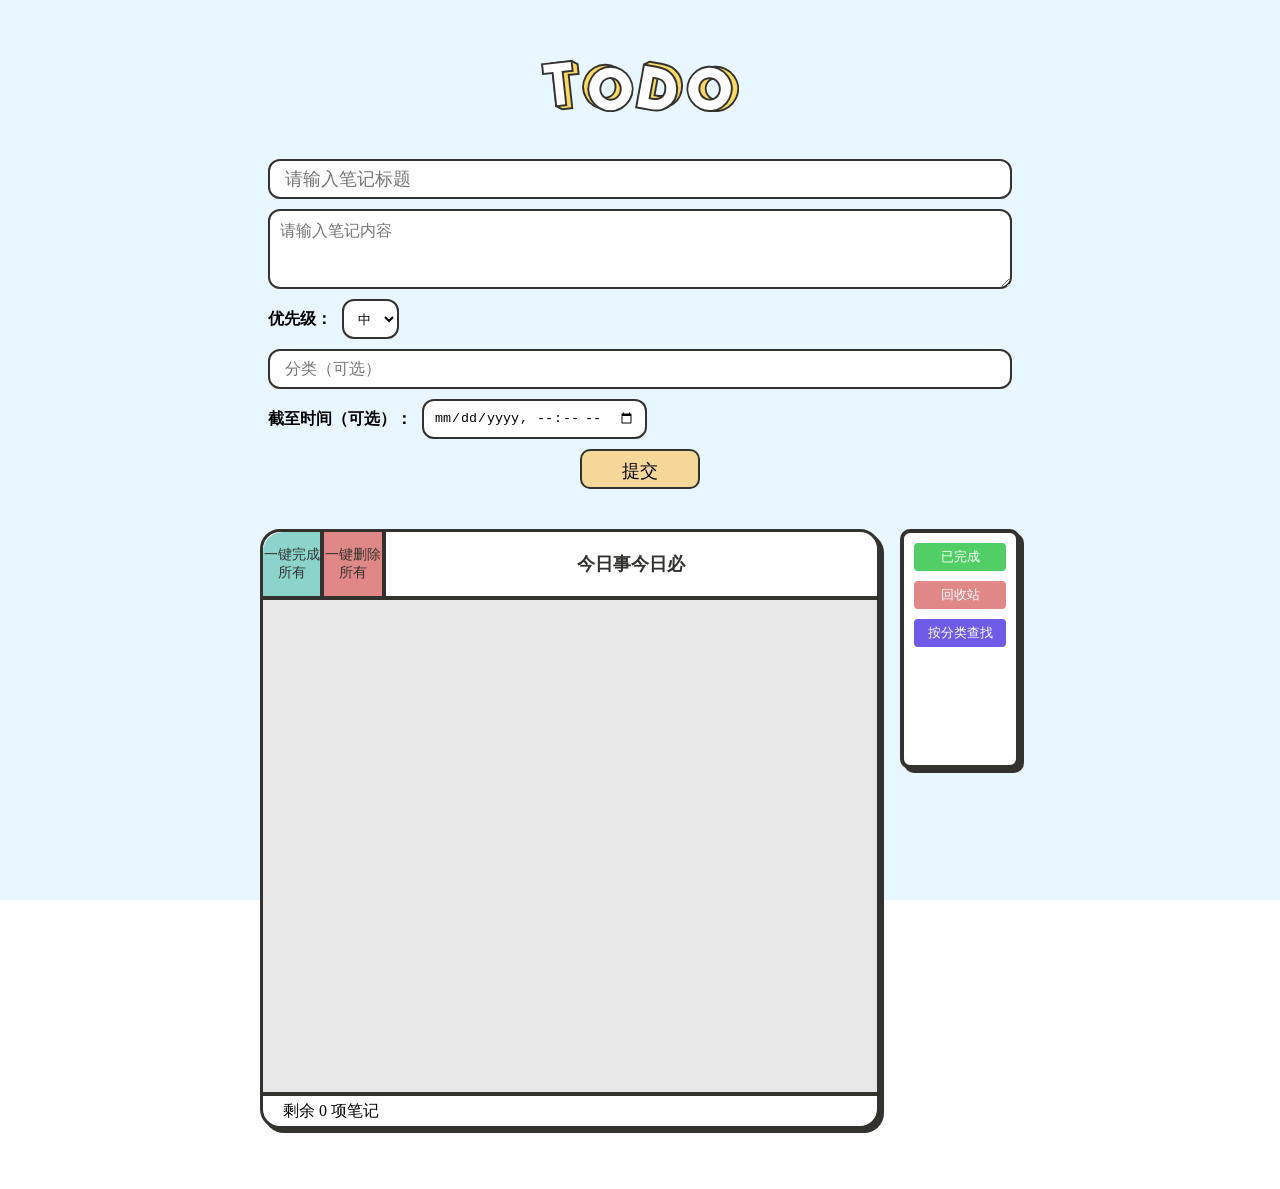
<file: todoList/index.html>
<!DOCTYPE html>
<html lang="en">
<head>
  <meta charset="UTF-8">
  <meta name="viewport" content="width=device-width, initial-scale=1.0">
  <title>to-do List</title>
</head>
<link rel="stylesheet" href="style.css">
<body>
  <!-- 背景 -->
  <div class="bg-pattern"></div>

  <!-- 主体 -->
  <div class="todo">
    <!-- 标题 -->
    <div class="header">
      <div class="top">
        <!-- todo标题 -->
        <h1 class="title">
          <img src="images/todo.svg" alt="">
        </h1>

        <!-- 输入 -->
        <div class="input">
          <input class="add" type="text" id="title-input" placeholder="请输入笔记标题">
          <textarea class="content-input" id="content-input" placeholder="请输入笔记内容"></textarea>
          <!-- 笔记优先级选择 -->
          <div class="priority-wrap">
            <label for="priority-select">优先级：</label>
            <select id="priority-select">
              <option value="high">高</option>
              <option value="medium" selected>中</option>
              <option value="low">低</option>
            </select>
          </div>
          <!-- 分类输入框 -->
          <input class="category-input" type="text" id="category-input" placeholder="分类（可选）">
          <!-- 截止时间选择 -->
          <div class="due-date-wrap">
            <label for="due-date-input">截至时间（可选）：</label>
            <input type="datetime-local" id="due-date-input">
          </div>
          <!-- 提交 -->
          <button type="button" class="button" id="submit-btn">提交</button>
        </div>
      </div>
    </div>

    <!-- 内容 -->
    <div class="content">
        <!-- 代办盒子 -->
        <div class="todoBox">
          <!-- 顶部 -->
           <!-- 快捷键 -->
          <div class="message">
            <button class="complete-all">一键完成所有</button>
            <button class="delete-all">一键删除所有</button>
            <h3 class="text">今日事今日必</h3>
          </div>
          <!-- 笔记列表 -->
           <div class="list" id="todo-list"></div>
          <!-- 底部 -->
           <div class="footer" id="todo-count">
            剩余 0 项未完成
           </div>
        </div>
      
        <!-- 侧边栏 -->
        <div class="sideBox">
           <button id="completed-btn" class="completed-toggle">已完成</button>
           <button id="recycle-btn" class="recycle-toggle">回收站</button>
           <button id="filter-btn" class="filter-toggle">按分类查找</button>
        </div>
    </div>
  </div>

  <script src="script.js"></script>
</body>
</html>
</file>
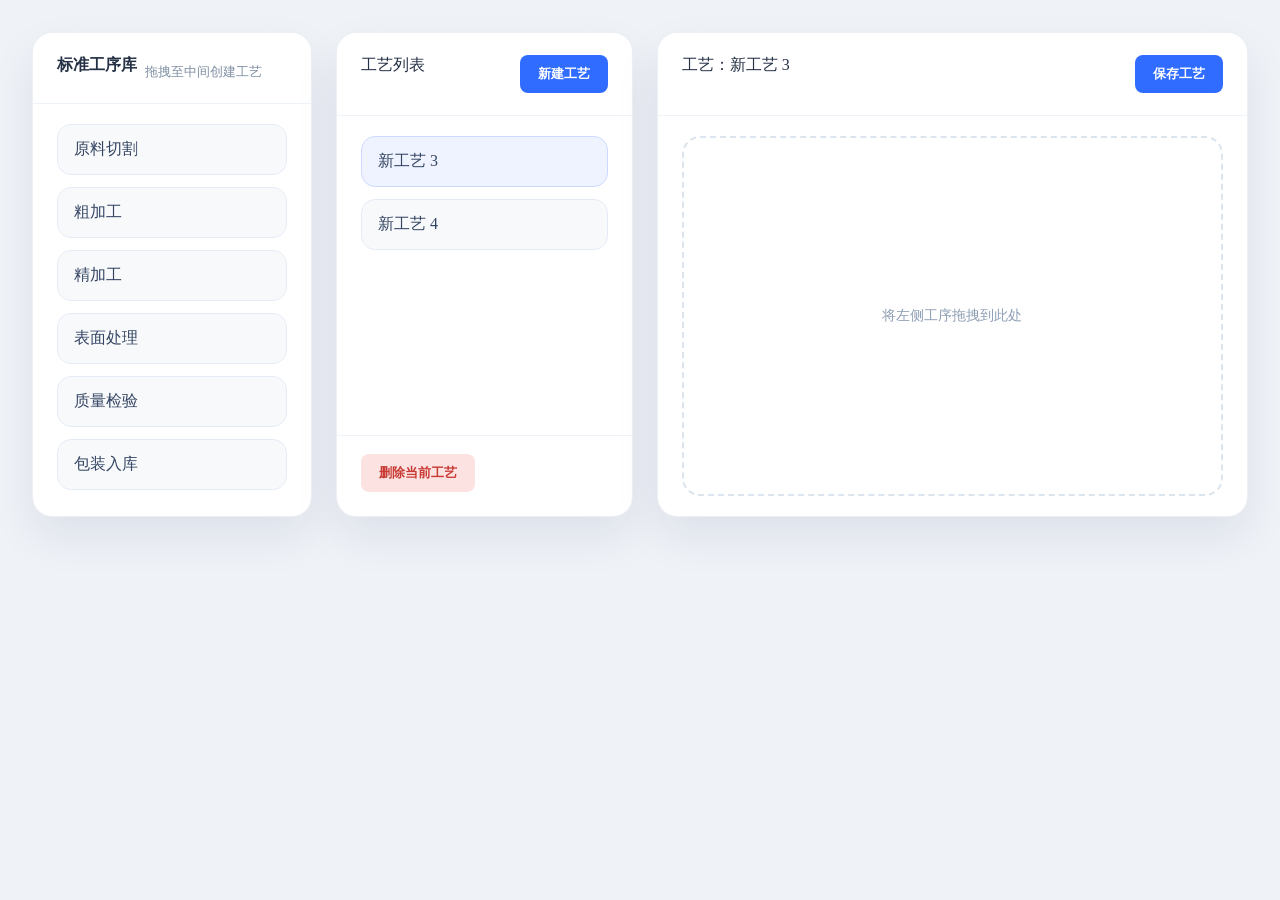
<file: tuozhuai/index.html>
<!DOCTYPE html>
<html lang="en">
<head>
  <meta charset="UTF-8" />
  <meta name="viewport" content="width=device-width, initial-scale=1.0" />
  <title>工艺与工序拖拽编排平台</title>
  <link rel="stylesheet" href="style.css" />
  <script src="script.js" defer></script>
</head>
<body>
  <main class="page-shell">
    <!-- 标准工序库 -->
    <section class="panel panel-left">
      <!-- 标题 -->
      <div class="panel-header">
        <div>
          <div class="panel-title">标准工序库</div>
          <div class="panel-subtitle">拖拽至中间创建工艺</div>
        </div>
      </div>
      <!-- 主体 -->
      <div class="panel-body">
        <ul class="item-list">
          <li>原料切割</li>
          <li>粗加工</li>
          <li>精加工</li>
          <li>表面处理</li>
          <li>质量检验</li>
          <li>包装入库</li>
        </ul>
      </div>
    </section>

    <!-- 工艺列表 -->
    <section class="panel panel-center">
      <!-- 标题 -->
      <div class="panel-header">
        <span>工艺列表</span>
        <button class="btn btn-primary" id="add-process-btn">新建工艺</button>
      </div>
      <!-- 主体 -->
      <div class="panel-body">
        <ul class="item-list" id="process-list">
          <li class="item active">新工艺 3</li>
          <li class="item">新工艺 4</li>
        </ul>
      </div>
      <!-- 底部 -->
      <div class="panel-footer">
        <button class="btn btn-danger" id="delete-process-btn">删除当前工艺</button>
      </div>
    </section>

    <!-- 工艺编辑区 -->
    <section class="panel panel-right">
      <div class="panel-header">
        <span id="current-process-title">工艺：新工艺 3</span>
        <button class="btn btn-primary" id="save-process-btn">保存工艺</button>
      </div>
      <div class="panel-body" id="process-detail">
        将左侧工序拖拽到此处
      </div>
    </section>

  </main>
</body>
</html>
</file>
<file: todoList/style.css>
*{
    margin: 0;
    padding: 0;
    -webkit-box-sizing: border-box;
    box-sizing: border-box;
}
/* 背景 */
.bg-pattern {
  position: fixed;
  top: 0;
  left: 0;
  width: 100%;
  height: 100%;
  z-index: -1;
  background-color: #e8f6ff;
}

/* 标题 */
.todo{
  width: 100%;
  margin: 40px auto;
}
.todo .header .top .title{
  width: 100%;
  padding: 20px;
  font-size: 30px;
  font-weight: bold;
  text-align: center;
}
.title img {
  display: inline-block;
  width: auto;
  height: 52px;
  padding: 0;
}
/* 输入 */
.todo .header .top .input{
  position: relative;
  width: 100%;
  padding: 20px;
  display: flex;
  flex-direction: column;
  align-items: center;
}
.todo .header .top .input .add{
  height: 40px;
  line-height: 40px;
  width: 60%;
  padding: 0 15px;
  font-size: 18px;
  border: 2px solid #33322E;
  border-radius: 12px;
  margin-bottom: 10px;
}
.content-input {
  width: 60%;
  height: 80px;
  padding: 10px;
  font-size: 16px;
  border: 2px solid #33322E;
  border-radius: 12px;
  resize: vertical;
  margin-bottom: 10px;
}
.todo .header .top .input .button{
  height: 40px;
  line-height: 40px;
  width: 120px;
  text-align: center;
  background: #f4d799;
  font-size: 18px;
  border: 2px solid #33322E;
  border-radius: 10px;
}
.priority-wrap{
  width: 60%;
  margin-bottom: 10px;
  display: flex;
  align-items: center;
  gap: 10px;
  font-size: 16px;
}
.priority-wrap label{font-weight: bold;}
.priority-wrap select{
  border: 2px solid #33322E;
  border-radius: 12px;
  height: 40px;
  padding: 0 10px;
  background: white;
}
.category-input {
  width: 60%;
  height: 40px;
  padding: 0 15px;
  font-size: 16px;
  border: 2px solid #33322E;
  border-radius: 12px;
  margin-bottom: 10px;
}
.due-date-wrap{
  width: 60%;
  margin-bottom: 10px;
  display: flex;
  align-items: center;
  gap: 10px;
  font-size: 16px;
}
.due-date-wrap label{font-weight: bold;}
.due-date-wrap input{
  border: 2px solid #33322E;
  border-radius: 12px;
  height: 40px;
  padding: 0 10px;
  background: white;
}
.todo-item.priority-high { background: rgba(255, 138, 138, 0.35);} 
.todo-item.priority-medium { background: rgba(255, 233, 128, 0.5);} 
.todo-item.priority-low { background: rgba(158, 255, 158, 0.4);} 
.todo-item.overdue h4 { color: red; }


/* 内容 */
.todo .content{
  width: 100%;
  padding: 20px;
  position: relative;
  display: flex;
  justify-content: center;
}
.todo .content .todoBox{
  width: 50%;
  height: 600px;
  border: 3px solid #33322E;
  border-radius: 20px;
  box-shadow: 4px 4px 0px #33322E;
  background-color: #fff;
  display: flex;
  flex-direction: column;
}
/* 顶部 */
.todo .content .todoBox .message{
  position: relative;
  width: 100%;
  height: 64px;
  line-height: 64px;
  font-size: 18px;
}
.todo .content .todoBox .message .complete-all{
    position: absolute;
    top: 0;
    left: 0;
    display: inline-block;
    width: 10%;
    height: 64px;
    font-size: 14px;
    color: #33322E;
    background-color: #8CD4CB;
    border: 0;
    border-right: 4px solid #33322E;
    border-top-left-radius: 20px;
}
.todo .content .todoBox .message .complete-all:hover{
  background-color: #7bb8af;
}
.todo .content .todoBox .message .delete-all{
  position: absolute;
    top: 0;
    left: 10%;
    display: inline-block;
    width: 10%;
    height: 64px;
    font-size: 14px;
    color: #33322E;
    background-color: #e08787;
    border: 0;
    border-right: 4px solid #33322E;
}
.todo .content .todoBox .message .delete-all:hover{
  background-color: #d06b6b;
}
.todo .content .todoBox .message .text{
  position: absolute;
  right: 0;
  display: inline-block;
  width: 80%;
  height: 64px;
  font-size: 18px;
  color: #33322E;
  text-align: center;
}
/* 列表 */
.todo .content .todoBox .list{
  background-color: #e7e7e7;
  width: 100%;
  flex: 1;
  overflow-y: auto;
  border-top: 4px solid #33322E;
  border-bottom: 4px solid #33322E;
  padding: 10px;
  position: relative;
}
.todo .content .todoBox .footer{
  width: 100%;
  height: 30px;
  line-height: 30px;
  padding: 0 20px;
  overflow: hidden;
  text-overflow: ellipsis;
  white-space: nowrap;
}

/* 侧边栏 */
.todo .content .sideBox{
  background-color: #ffffff;
  width: 120px;
  height: 240px;
  margin-left: 20px;
  padding: 10px;
  display: flex;
  flex-direction: column;
  gap: 10px;
  border: 4px solid #33322E;
  border-radius: 10px;
  box-shadow: 4px 4px 0px #33322E;
  position: relative;
}
.todo .content .recycle-toggle,
.todo .content .completed-toggle {
  width: 100%;
  background: #e08787;
  color: white;
  border: none;
  padding: 5px 10px;
  border-radius: 4px;
  cursor: pointer;
}
.todo .content .completed-toggle {
  background: #51cf66;
}
.filter-toggle {
  width: 100%;
  background: #6c5ce7;
  color: white;
  border: none;
  padding: 5px 10px;
  border-radius: 4px;
  cursor: pointer;
}
.category-dropdown {
  position: absolute;
  top: 0;
  left: 100%;
  background: white;
  border: 2px solid #33322E;
  border-radius: 4px;
  padding: 10px;
  z-index: 10;
  display: none;
  max-height: 200px;
  overflow-y: auto;
}
.category-dropdown div {
  padding: 5px;
  cursor: pointer;
}
.category-dropdown div:hover {
  background: #f0f0f0;
}
.todo-item .category {
  font-size: 12px;
  color: #666;
  margin-right: 5px;
}
.todo-item {
  position: relative;
  background: #fff;
  border: 1px solid #ccc;
  border-radius: 6px;
  padding: 10px;
  margin-bottom: 8px;
  word-break: break-word;
}
.todo-item h4 {
  margin: 0 0 5px 0;
  font-size: 16px;
  font-weight: bold;
}
.todo-item p {
  margin: 0;
  font-size: 14px;
  color: #666;
}
.todo-item .actions {
  margin-top: 10px;
  display: flex;
  justify-content: flex-end;
  gap: 10px;
}
.todo-item .actions button,
.todo-item > .delete-btn {
  padding: 5px 10px;
  border: none;
  border-radius: 4px;
  cursor: pointer;
}
.todo-item > .delete-btn {
  position: absolute;
  top: 10px;
  right: 10px;
  background: #e08787;
  color: white;
  border-radius: 6px;
}
.todo-item .mark-complete {
  cursor: pointer;
  margin-right: 10px;
}
.restore-btn {
  background: #87dc95;
  color: white;
}
.delete-btn {
  background: #e08787;
  color: white;
}
</file>
<file: tuozhuai/style.css>
* {
  padding: 0;
  margin: 0;
  box-sizing: border-box;
}

body {
  margin: 0;
  min-height: 100vh;
  background: #eff2f7;
  color: #253145;
}

.page-shell {
  display: flex;
  gap: 24px;
  padding: 32px;
  max-width: 1280px;
  margin: 0 auto;
}

.panel {
  background: #ffffff;
  border: 1px solid rgba(135, 156, 186, 0.16);
  border-radius: 20px;
  box-shadow: 0 20px 45px rgba(15, 31, 79, 0.08);
  display: flex;
  flex-direction: column;
  overflow: hidden;
}

.panel-left {
  flex: 1;
  min-width: 240px;
  max-width: 280px;
}

.panel-center {
  flex: 1;
  min-width: 260px;
  max-width: 320px;
}

.panel-right {
  flex: 2;
  min-width: 360px;
}

.panel-header {
  padding: 22px 24px;
  display: flex;
  align-items: flex-start;
  justify-content: space-between;
  border-bottom: 1px solid #eef2f9;
}

.panel-header div {
  display: flex;
  gap: 8px;
}

.panel-title {
  font-size: 16px;
  font-weight: 700;
}

.panel-subtitle {
  margin-top: 8px;
  font-size: 13px;
  color: #7f8fa3;
  font-weight: 500;
}

.panel-body {
  padding: 20px 24px;
  flex: 1;
}

.panel-footer {
  padding: 18px 24px 24px;
  border-top: 1px solid #eef2f9;
}

.btn {
  border: none;
  cursor: pointer;
  border-radius: 8px;
  padding: 10px 18px;
  font-size: 13px;
  font-weight: 600;
}

.btn-primary {
  background: #2f6cff;
  color: #ffffff;
}

.btn-danger {
  background: #fce2e1;
  color: #c83a34;
}

.btn-add {
  width: 100%;
  background: #f6f7ff;
  color: #3b4a6a;
  margin-bottom: 18px;
}

.item-list {
  list-style: none;
  padding: 0;
  margin: 0;
  display: grid;
  gap: 12px;
}

.item-list li,
.item {
  background: #f8f9fb;
  border: 1px solid #e5ebf6;
  border-radius: 14px;
  padding: 14px 16px;
  color: #344563;
  display: flex;
  align-items: center;
  justify-content: space-between;
}

.delete-btn {
  background: #fce2e1;
  color: #c83a34;
  border: none;
  border-radius: 4px;
  padding: 4px 8px;
  font-size: 12px;
  cursor: pointer;
}

.item.active,
.item-list li.active {
  background: #eef3ff;
  border-color: #cdd9ff;
}

.placeholder {
  min-height: 360px;
  display: flex;
  align-items: center;
  justify-content: center;
  color: #8e9eb4;
  font-size: 14px;
  border: 2px dashed #dce4ee;
  border-radius: 18px;
}
</file>
